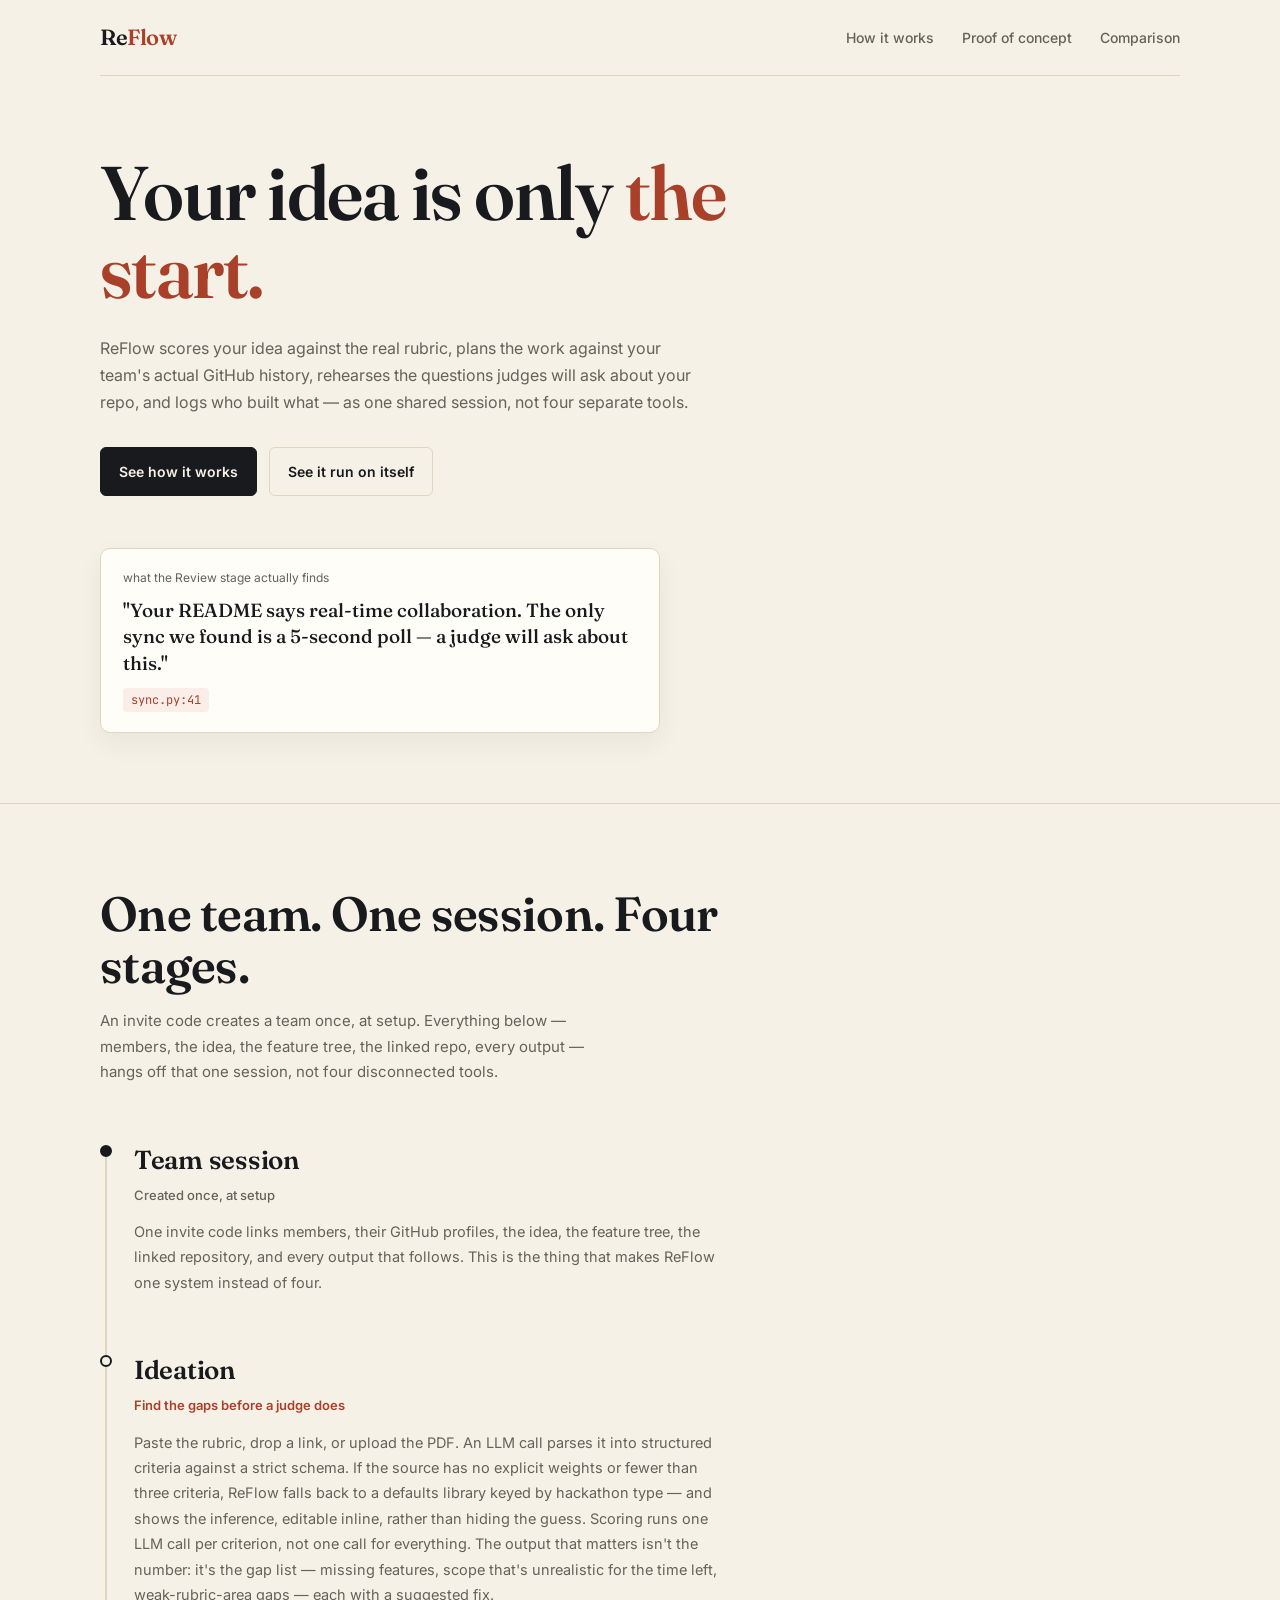
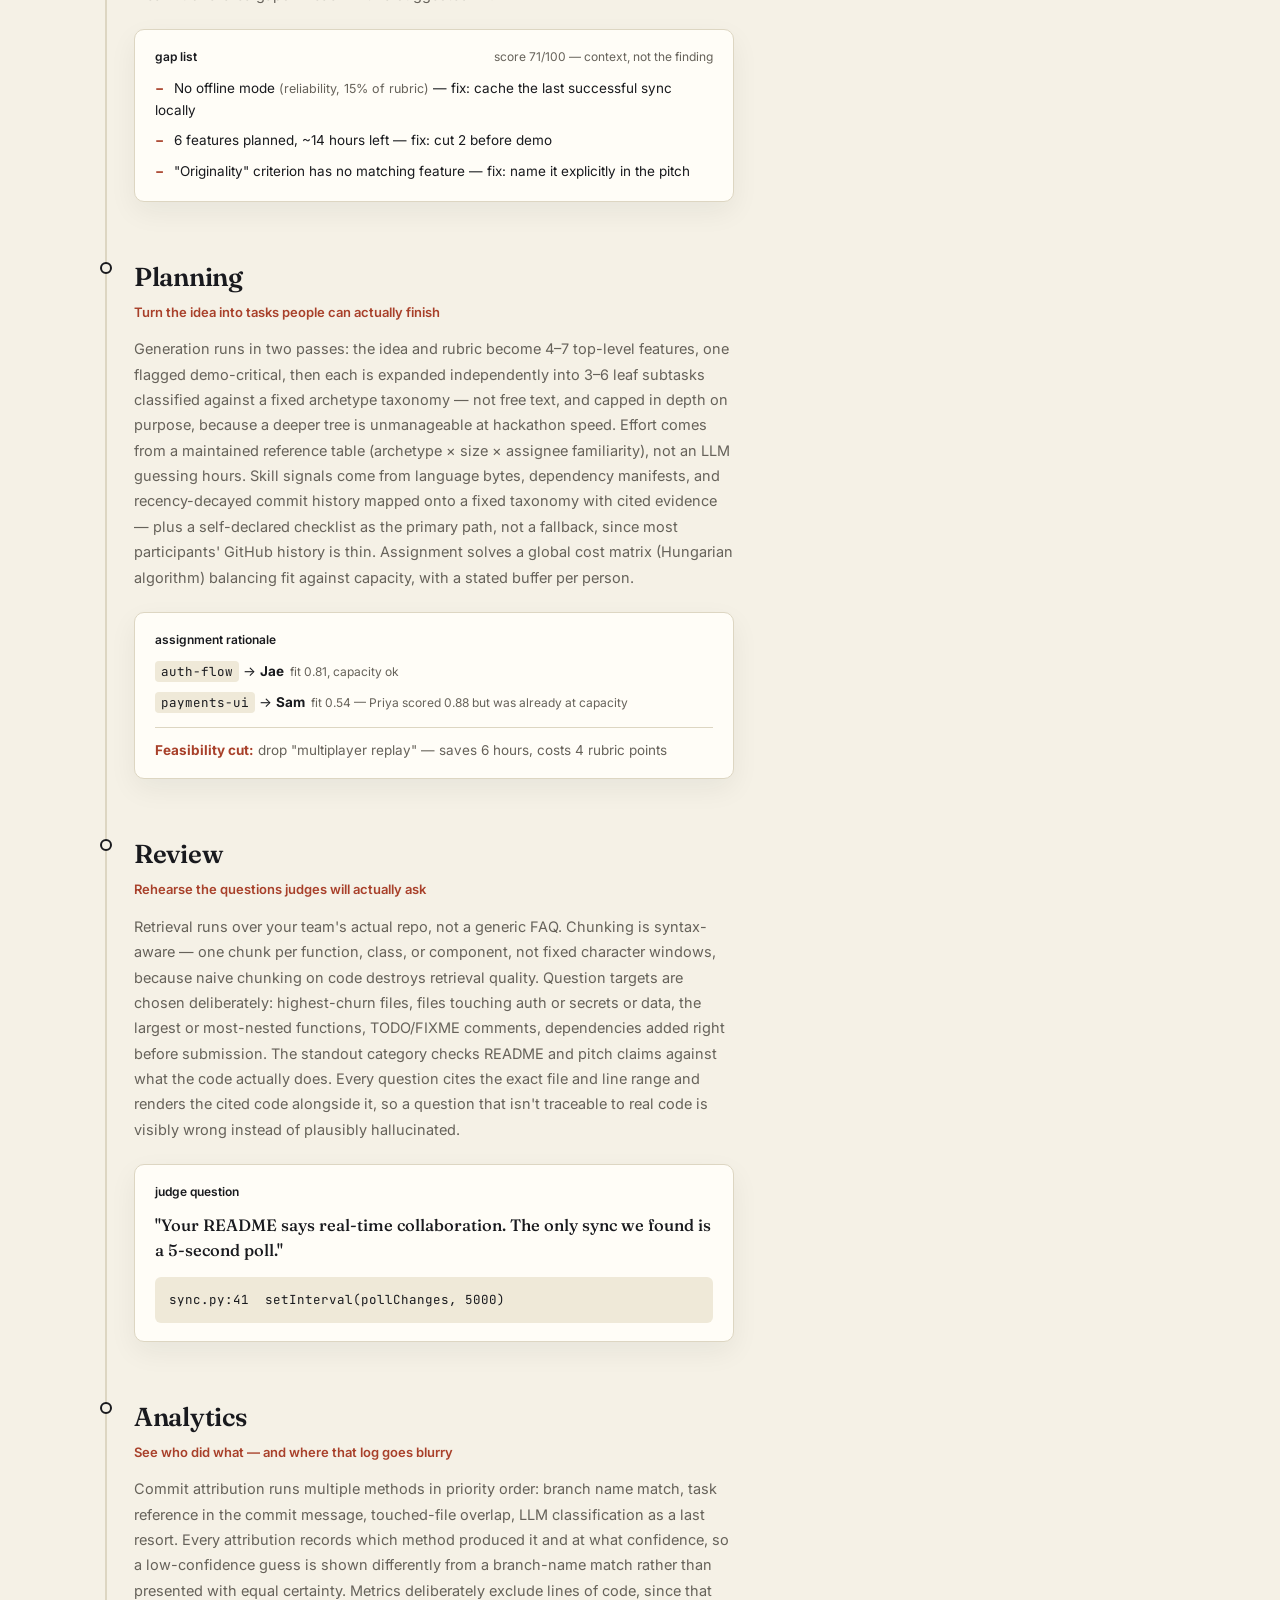
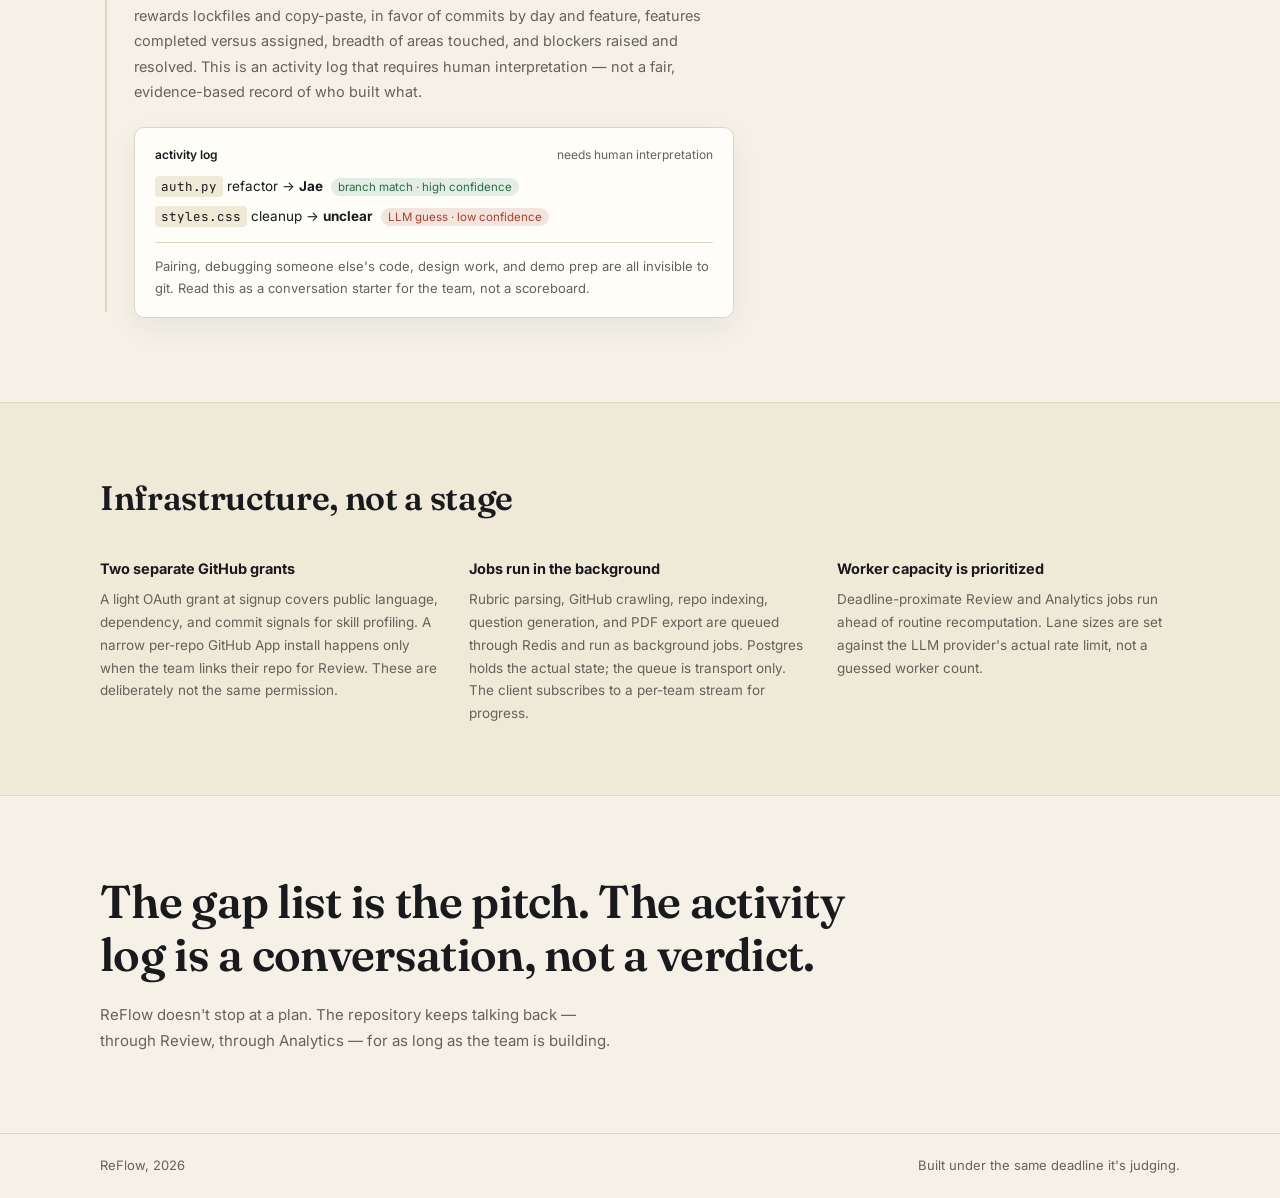
<file: index.html>
<!doctype html>
<html lang="en">
<head>
<meta charset="utf-8">
<meta name="viewport" content="width=device-width,initial-scale=1">
<title>ReFlow — from idea to judging</title>
<meta name="description" content="ReFlow scores your idea against the real rubric, plans work against your team's actual GitHub history, rehearses judge questions grounded in your repo, and logs who built what.">
<link rel="stylesheet" href="style.css">
</head>
<body>
<header class="wrap">
  <a class="logo" href="index.html">Re<span>Flow</span></a>
  <nav>
    <a href="#spine">How it works</a>
    <a href="product.html">Proof of concept</a>
    <a href="compare.html">Comparison</a>
  </nav>
</header>

<section class="hero">
  <div class="wrap">
    <h1>Your idea is only <em>the start.</em></h1>
    <p class="hero-copy">ReFlow scores your idea against the real rubric, plans the work against your team's actual GitHub history, rehearses the questions judges will ask about your repo, and logs who built what — as one shared session, not four separate tools.</p>
    <div class="actions">
      <a class="btn primary" href="#spine">See how it works</a>
      <a class="btn secondary" href="product.html">See it run on itself</a>
    </div>
    <div class="hero-proof">
      <span class="proof-label">what the Review stage actually finds</span>
      <p>"Your README says real-time collaboration. The only sync we found is a 5-second poll — a judge will ask about this."</p>
      <code>sync.py:41</code>
    </div>
  </div>
</section>

<section class="section" id="spine">
  <div class="wrap">
    <div class="section-intro">
      <h2>One team. One session. Four stages.</h2>
      <p>An invite code creates a team once, at setup. Everything below — members, the idea, the feature tree, the linked repo, every output — hangs off that one session, not four disconnected tools.</p>
    </div>

    <div class="spine">
      <div class="spine-line" aria-hidden="true"></div>

      <div class="node root">
        <div class="dot"></div>
        <div class="node-body">
          <h3>Team session</h3>
          <p class="stage-label">Created once, at setup</p>
          <p class="stage-copy">One invite code links members, their GitHub profiles, the idea, the feature tree, the linked repository, and every output that follows. This is the thing that makes ReFlow one system instead of four.</p>
        </div>
      </div>

      <div class="node stage">
        <div class="dot"></div>
        <div class="node-body">
          <h3>Ideation</h3>
          <p class="stage-label">Find the gaps before a judge does</p>
          <p class="stage-copy">Paste the rubric, drop a link, or upload the PDF. An LLM call parses it into structured criteria against a strict schema. If the source has no explicit weights or fewer than three criteria, ReFlow falls back to a defaults library keyed by hackathon type — and shows the inference, editable inline, rather than hiding the guess. Scoring runs one LLM call per criterion, not one call for everything. The output that matters isn't the number: it's the gap list — missing features, scope that's unrealistic for the time left, weak-rubric-area gaps — each with a suggested fix.</p>
          <div class="artifact gaplist">
            <div class="artifact-head">gap list <span>score 71/100 — context, not the finding</span></div>
            <ul>
              <li><b>&minus;</b> No offline mode <i>(reliability, 15% of rubric)</i> — fix: cache the last successful sync locally</li>
              <li><b>&minus;</b> 6 features planned, ~14 hours left — fix: cut 2 before demo</li>
              <li><b>&minus;</b> "Originality" criterion has no matching feature — fix: name it explicitly in the pitch</li>
            </ul>
          </div>
        </div>
      </div>

      <div class="node stage">
        <div class="dot"></div>
        <div class="node-body">
          <h3>Planning</h3>
          <p class="stage-label">Turn the idea into tasks people can actually finish</p>
          <p class="stage-copy">Generation runs in two passes: the idea and rubric become 4–7 top-level features, one flagged demo-critical, then each is expanded independently into 3–6 leaf subtasks classified against a fixed archetype taxonomy — not free text, and capped in depth on purpose, because a deeper tree is unmanageable at hackathon speed. Effort comes from a maintained reference table (archetype × size × assignee familiarity), not an LLM guessing hours. Skill signals come from language bytes, dependency manifests, and recency-decayed commit history mapped onto a fixed taxonomy with cited evidence — plus a self-declared checklist as the primary path, not a fallback, since most participants' GitHub history is thin. Assignment solves a global cost matrix (Hungarian algorithm) balancing fit against capacity, with a stated buffer per person.</p>
          <div class="artifact rationale">
            <div class="artifact-head">assignment rationale</div>
            <ul>
              <li><code>auth-flow</code> → <b>Jae</b><span class="fit">fit 0.81, capacity ok</span></li>
              <li><code>payments-ui</code> → <b>Sam</b><span class="fit">fit 0.54 — Priya scored 0.88 but was already at capacity</span></li>
            </ul>
            <div class="cutline"><b>Feasibility cut:</b> drop "multiplayer replay" — saves 6 hours, costs 4 rubric points</div>
          </div>
        </div>
      </div>

      <div class="node stage">
        <div class="dot"></div>
        <div class="node-body">
          <h3>Review</h3>
          <p class="stage-label">Rehearse the questions judges will actually ask</p>
          <p class="stage-copy">Retrieval runs over your team's actual repo, not a generic FAQ. Chunking is syntax-aware — one chunk per function, class, or component, not fixed character windows, because naive chunking on code destroys retrieval quality. Question targets are chosen deliberately: highest-churn files, files touching auth or secrets or data, the largest or most-nested functions, TODO/FIXME comments, dependencies added right before submission. The standout category checks README and pitch claims against what the code actually does. Every question cites the exact file and line range and renders the cited code alongside it, so a question that isn't traceable to real code is visibly wrong instead of plausibly hallucinated.</p>
          <div class="artifact citation">
            <div class="artifact-head">judge question</div>
            <p>"Your README says real-time collaboration. The only sync we found is a 5-second poll."</p>
            <pre><code>sync.py:41  setInterval(pollChanges, 5000)</code></pre>
          </div>
        </div>
      </div>

      <div class="node stage">
        <div class="dot"></div>
        <div class="node-body">
          <h3>Analytics</h3>
          <p class="stage-label">See who did what — and where that log goes blurry</p>
          <p class="stage-copy">Commit attribution runs multiple methods in priority order: branch name match, task reference in the commit message, touched-file overlap, LLM classification as a last resort. Every attribution records which method produced it and at what confidence, so a low-confidence guess is shown differently from a branch-name match rather than presented with equal certainty. Metrics deliberately exclude lines of code, since that rewards lockfiles and copy-paste, in favor of commits by day and feature, features completed versus assigned, breadth of areas touched, and blockers raised and resolved. This is an activity log that requires human interpretation — not a fair, evidence-based record of who built what.</p>
          <div class="artifact attribution">
            <div class="artifact-head">activity log <span>needs human interpretation</span></div>
            <ul>
              <li><code>auth.py</code> refactor → <b>Jae</b><span class="conf high">branch match · high confidence</span></li>
              <li><code>styles.css</code> cleanup → <b>unclear</b><span class="conf low">LLM guess · low confidence</span></li>
            </ul>
            <p class="caveat">Pairing, debugging someone else's code, design work, and demo prep are all invisible to git. Read this as a conversation starter for the team, not a scoreboard.</p>
          </div>
        </div>
      </div>
    </div>
  </div>
</section>

<section class="infra">
  <div class="wrap">
    <h2>Infrastructure, not a stage</h2>
    <div class="infra-grid">
      <div class="infra-item">
        <h4>Two separate GitHub grants</h4>
        <p>A light OAuth grant at signup covers public language, dependency, and commit signals for skill profiling. A narrow per-repo GitHub App install happens only when the team links their repo for Review. These are deliberately not the same permission.</p>
      </div>
      <div class="infra-item">
        <h4>Jobs run in the background</h4>
        <p>Rubric parsing, GitHub crawling, repo indexing, question generation, and PDF export are queued through Redis and run as background jobs. Postgres holds the actual state; the queue is transport only. The client subscribes to a per-team stream for progress.</p>
      </div>
      <div class="infra-item">
        <h4>Worker capacity is prioritized</h4>
        <p>Deadline-proximate Review and Analytics jobs run ahead of routine recomputation. Lane sizes are set against the LLM provider's actual rate limit, not a guessed worker count.</p>
      </div>
    </div>
  </div>
</section>

<section class="closing">
  <div class="wrap">
    <h2 class="serif">The gap list is the pitch. The activity log is a conversation, not a verdict.</h2>
    <p>ReFlow doesn't stop at a plan. The repository keeps talking back — through Review, through Analytics — for as long as the team is building.</p>
  </div>
</section>

<footer><div class="wrap"><span>ReFlow, 2026</span><span>Built under the same deadline it's judging.</span></div></footer>

<script>
(function(){
  var line = document.querySelector('.spine-line');
  var spine = document.querySelector('.spine');
  if(!line || !spine) return;
  var reduced = window.matchMedia('(prefers-reduced-motion: reduce)').matches;
  if(reduced){ line.style.setProperty('--progress','100%'); return; }
  function update(){
    var rect = spine.getBoundingClientRect();
    var vh = window.innerHeight;
    var total = rect.height;
    var visible = Math.min(Math.max(vh*0.55 - rect.top, 0), total);
    var pct = total ? (visible/total*100) : 0;
    line.style.setProperty('--progress', pct+'%');
  }
  document.addEventListener('scroll', update, {passive:true});
  window.addEventListener('resize', update);
  update();
})();
</script>
</body>
</html>
</file>
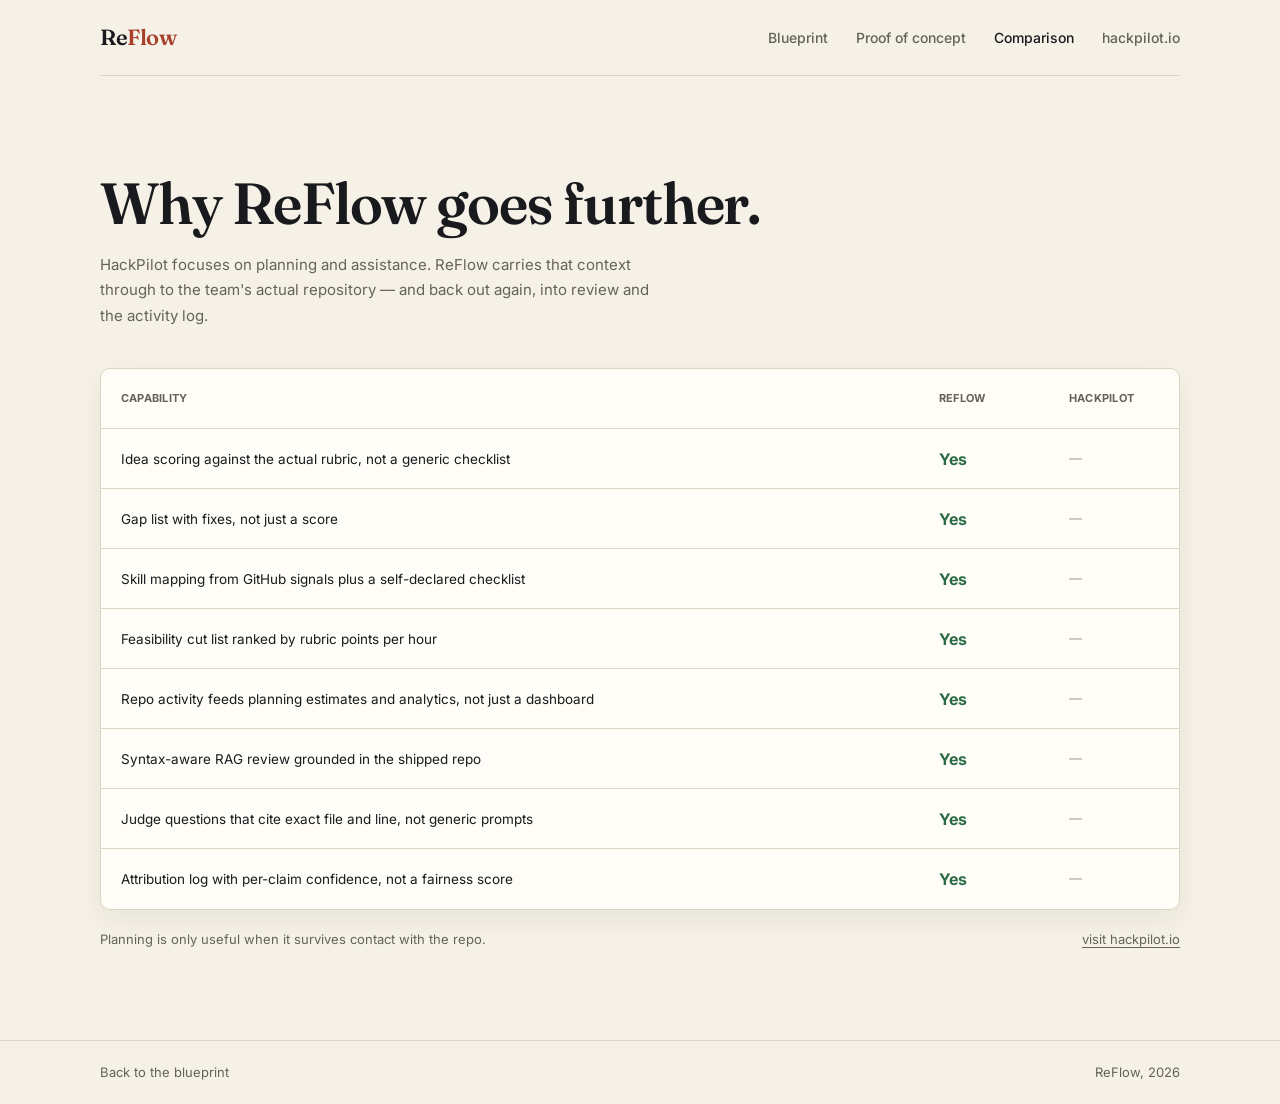
<file: compare.html>
<!doctype html>
<html lang="en">
<head>
<meta charset="utf-8">
<meta name="viewport" content="width=device-width,initial-scale=1">
<title>ReFlow — comparison</title>
<link rel="stylesheet" href="style.css">
</head>
<body>
<header class="wrap">
  <a class="logo" href="index.html">Re<span>Flow</span></a>
  <nav>
    <a href="index.html">Blueprint</a>
    <a href="product.html">Proof of concept</a>
    <a href="compare.html" class="active">Comparison</a>
    <a href="https://www.hackpilot.io/" target="_blank" rel="noopener">hackpilot.io</a>
  </nav>
</header>

<section class="section compare-head">
  <div class="wrap">
    <h1 class="serif">Why ReFlow goes further.</h1>
    <p>HackPilot focuses on planning and assistance. ReFlow carries that context through to the team's actual repository — and back out again, into review and the activity log.</p>
  </div>
</section>

<section class="wrap" style="padding-bottom:90px">
  <div class="table">
    <div class="row">
      <div class="head">CAPABILITY</div>
      <div class="head">REFLOW</div>
      <div class="head">HACKPILOT</div>
    </div>
    <div class="row">
      <div class="feature">Idea scoring against the actual rubric, not a generic checklist</div>
      <div class="reflow yes">Yes</div>
      <div class="other">&mdash;</div>
    </div>
    <div class="row">
      <div class="feature">Gap list with fixes, not just a score</div>
      <div class="reflow yes">Yes</div>
      <div class="other">&mdash;</div>
    </div>
    <div class="row">
      <div class="feature">Skill mapping from GitHub signals plus a self-declared checklist</div>
      <div class="reflow yes">Yes</div>
      <div class="other">&mdash;</div>
    </div>
    <div class="row">
      <div class="feature">Feasibility cut list ranked by rubric points per hour</div>
      <div class="reflow yes">Yes</div>
      <div class="other">&mdash;</div>
    </div>
    <div class="row">
      <div class="feature">Repo activity feeds planning estimates and analytics, not just a dashboard</div>
      <div class="reflow yes">Yes</div>
      <div class="other">&mdash;</div>
    </div>
    <div class="row">
      <div class="feature">Syntax-aware RAG review grounded in the shipped repo</div>
      <div class="reflow yes">Yes</div>
      <div class="other">&mdash;</div>
    </div>
    <div class="row">
      <div class="feature">Judge questions that cite exact file and line, not generic prompts</div>
      <div class="reflow yes">Yes</div>
      <div class="other">&mdash;</div>
    </div>
    <div class="row">
      <div class="feature">Attribution log with per-claim confidence, not a fairness score</div>
      <div class="reflow yes">Yes</div>
      <div class="other">&mdash;</div>
    </div>
  </div>
  <div class="compare-note">
    <span>Planning is only useful when it survives contact with the repo.</span>
    <a href="https://www.hackpilot.io/" target="_blank" rel="noopener">visit hackpilot.io</a>
  </div>
</section>

<footer><div class="wrap"><a href="index.html">Back to the blueprint</a><span>ReFlow, 2026</span></div></footer>
</body>
</html>
</file>
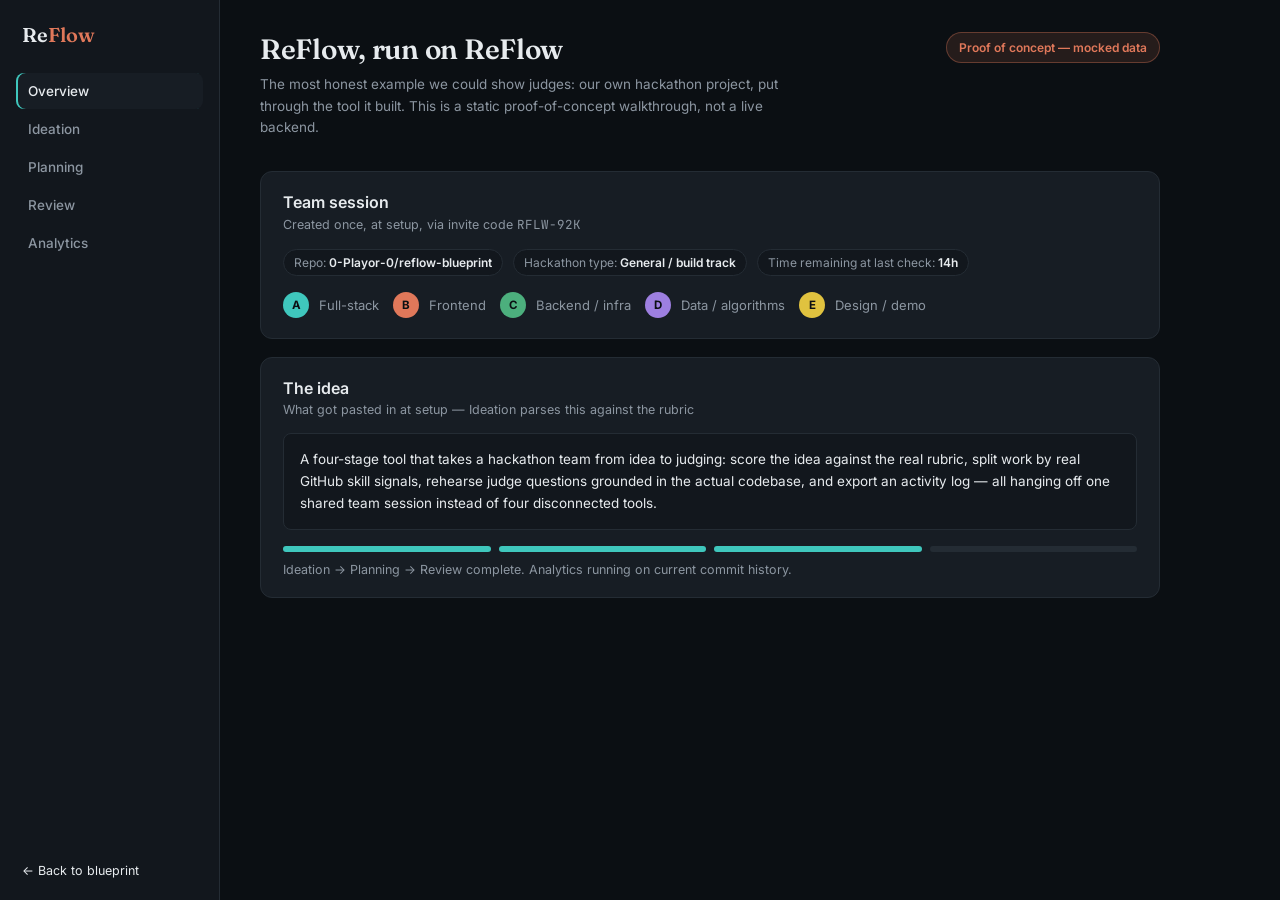
<file: product.html>
<!doctype html>
<html lang="en">
<head>
<meta charset="utf-8">
<meta name="viewport" content="width=device-width,initial-scale=1">
<title>ReFlow — proof of concept</title>
<link rel="stylesheet" href="product.css">
</head>
<body class="app">
<div class="app-shell">
  <aside class="app-sidebar">
    <div class="app-logo">Re<span>Flow</span></div>
    <nav class="app-nav">
      <button data-tab="overview" class="active" type="button">Overview</button>
      <button data-tab="ideation" type="button">Ideation</button>
      <button data-tab="planning" type="button">Planning</button>
      <button data-tab="review" type="button">Review</button>
      <button data-tab="analytics" type="button">Analytics</button>
    </nav>
    <a class="app-back" href="index.html">&larr; Back to blueprint</a>
  </aside>

  <main class="app-main">
    <div class="app-topbar">
      <div>
        <h1>ReFlow, run on ReFlow</h1>
        <p>The most honest example we could show judges: our own hackathon project, put through the tool it built. This is a static proof-of-concept walkthrough, not a live backend.</p>
      </div>
      <span class="poc-badge">Proof of concept — mocked data</span>
    </div>

    <section id="tab-overview" class="tab active">
      <div class="card">
        <h2>Team session</h2>
        <p class="card-sub">Created once, at setup, via invite code <span class="mono">RFLW-92K</span></p>
        <div class="session-meta">
          <span class="pill">Repo: <b>0-Playor-0/reflow-blueprint</b></span>
          <span class="pill">Hackathon type: <b>General / build track</b></span>
          <span class="pill">Time remaining at last check: <b>14h</b></span>
        </div>
        <div class="members">
          <div class="member"><span class="avatar person-a">A</span>Full-stack</div>
          <div class="member"><span class="avatar person-b">B</span>Frontend</div>
          <div class="member"><span class="avatar person-c">C</span>Backend / infra</div>
          <div class="member"><span class="avatar person-d">D</span>Data / algorithms</div>
          <div class="member"><span class="avatar person-e">E</span>Design / demo</div>
        </div>
      </div>

      <div class="card">
        <h2>The idea</h2>
        <p class="card-sub">What got pasted in at setup — Ideation parses this against the rubric</p>
        <div class="idea-box">A four-stage tool that takes a hackathon team from idea to judging: score the idea against the real rubric, split work by real GitHub skill signals, rehearse judge questions grounded in the actual codebase, and export an activity log — all hanging off one shared team session instead of four disconnected tools.</div>
        <div class="stage-progress" aria-hidden="true">
          <span class="done"></span><span class="done"></span><span class="done"></span><span></span>
        </div>
        <p class="card-sub" style="margin:10px 0 0">Ideation → Planning → Review complete. Analytics running on current commit history.</p>
      </div>
    </section>

    <section id="tab-ideation" class="tab">
      <div class="card">
        <h2>Rubric</h2>
        <p class="card-sub">Source: pasted text, no explicit weights on 2 of 5 criteria — inferred from the "general build track" defaults library, shown here editable</p>
        <table class="rubric-table">
          <thead><tr><th>Criterion</th><th>Weight</th><th>Source</th></tr></thead>
          <tbody>
            <tr><td>Technical execution</td><td>30%</td><td><span class="tag">from rubric</span></td></tr>
            <tr><td>Innovation</td><td>25%</td><td><span class="tag">from rubric</span></td></tr>
            <tr><td>Impact / usefulness</td><td>20%</td><td><span class="tag inferred">inferred</span></td></tr>
            <tr><td>Presentation</td><td>15%</td><td><span class="tag inferred">inferred</span></td></tr>
            <tr><td>Completion</td><td>10%</td><td><span class="tag">from rubric</span></td></tr>
          </tbody>
        </table>
      </div>

      <div class="card">
        <h2>Gap list</h2>
        <p class="card-sub">The primary output — the score below is context, not the finding</p>
        <ul class="gap-list">
          <li><b>&minus;</b> No automated tests around the Hungarian-algorithm assignment step <i>(technical execution)</i> — fix: add unit tests before demo, or say so plainly if asked</li>
          <li><b>&minus;</b> Analytics confidence badges on this page are mocked, not wired to real git history yet <i>(completion)</i> — fix: label this page as proof of concept, which it is</li>
          <li><b>&minus;</b> Background job priority lanes described in the pitch haven't been load-tested <i>(technical execution)</i> — fix: note it as a known limitation rather than overclaiming</li>
        </ul>
        <div class="score-note">Score: 74 / 100 — for context. The gap list above is what we'd actually act on before demo.</div>
      </div>
    </section>

    <section id="tab-planning" class="tab">
      <div class="card">
        <div class="card-head-row">
          <div>
            <h2>Feature tree</h2>
            <p class="card-sub">4–7 top-level features, one demo-critical, each branching into leaf subtasks assigned across the team</p>
          </div>
          <div class="legend">
            <span><i class="avatar person-a">A</i>Full-stack</span>
            <span><i class="avatar person-b">B</i>Frontend</span>
            <span><i class="avatar person-c">C</i>Backend</span>
            <span><i class="avatar person-d">D</i>Data</span>
            <span><i class="avatar person-e">E</i>Design</span>
          </div>
        </div>

        <div class="tree-diagram">
          <div class="tree-root">The idea</div>
          <div class="tree-trunk" aria-hidden="true"></div>
          <div class="tree-branches">

            <div class="branch">
              <div class="branch-feature">Rubric ingestion &amp; scoring <span class="demo-critical">demo-critical</span></div>
              <div class="branch-leaves">
                <div class="leaf"><i class="avatar person-a">A</i><span class="leaf-body">Parse pasted / URL / PDF rubric<em class="archetype">parsing</em></span></div>
                <div class="leaf"><i class="avatar person-c">C</i><span class="leaf-body">Structured extraction vs. schema<em class="archetype">LLM</em></span></div>
                <div class="leaf"><i class="avatar person-b">B</i><span class="leaf-body">Defaults-library fallback<em class="archetype">data</em></span></div>
                <div class="leaf"><i class="avatar person-a">A</i><span class="leaf-body">Per-criterion scoring calls<em class="archetype">LLM</em></span></div>
              </div>
            </div>

            <div class="branch">
              <div class="branch-feature">Feature tree generation</div>
              <div class="branch-leaves">
                <div class="leaf"><i class="avatar person-d">D</i><span class="leaf-body">Two-pass idea → features → subtasks<em class="archetype">LLM</em></span></div>
                <div class="leaf"><i class="avatar person-b">B</i><span class="leaf-body">Archetype classification, depth capped<em class="archetype">data</em></span></div>
              </div>
            </div>

            <div class="branch">
              <div class="branch-feature">GitHub skill mapping</div>
              <div class="branch-leaves">
                <div class="leaf"><i class="avatar person-e">E</i><span class="leaf-body">Language bytes + dependency manifests<em class="archetype">integration</em></span></div>
                <div class="leaf"><i class="avatar person-c">C</i><span class="leaf-body">Recency-decayed commit history<em class="archetype">data</em></span></div>
                <div class="leaf"><i class="avatar person-a">A</i><span class="leaf-body">Self-declared checklist (primary path)<em class="archetype">UI</em></span></div>
              </div>
            </div>

            <div class="branch">
              <div class="branch-feature">Task assignment</div>
              <div class="branch-leaves">
                <div class="leaf"><i class="avatar person-d">D</i><span class="leaf-body">Hungarian-algorithm cost matrix<em class="archetype">algorithm</em></span></div>
                <div class="leaf"><i class="avatar person-d">D</i><span class="leaf-body">Per-person capacity buffer<em class="archetype">algorithm</em></span></div>
                <div class="leaf"><i class="avatar person-b">B</i><span class="leaf-body">One-line rationale per assignment<em class="archetype">UI</em></span></div>
              </div>
            </div>

            <div class="branch">
              <div class="branch-feature">Repo-grounded review <span class="demo-critical">demo-critical</span></div>
              <div class="branch-leaves">
                <div class="leaf"><i class="avatar person-e">E</i><span class="leaf-body">Syntax-aware chunking<em class="archetype">parsing</em></span></div>
                <div class="leaf"><i class="avatar person-c">C</i><span class="leaf-body">Deliberate question targeting<em class="archetype">algorithm</em></span></div>
                <div class="leaf"><i class="avatar person-a">A</i><span class="leaf-body">README-vs-code claim checking<em class="archetype">LLM</em></span></div>
              </div>
            </div>

            <div class="branch">
              <div class="branch-feature">Attribution &amp; analytics</div>
              <div class="branch-leaves">
                <div class="leaf"><i class="avatar person-e">E</i><span class="leaf-body">Multi-method attribution<em class="archetype">algorithm</em></span></div>
                <div class="leaf"><i class="avatar person-b">B</i><span class="leaf-body">Confidence tagging per attribution<em class="archetype">data</em></span></div>
                <div class="leaf"><i class="avatar person-c">C</i><span class="leaf-body">"Needs interpretation" framing<em class="archetype">UI</em></span></div>
              </div>
            </div>

          </div>
        </div>
      </div>

      <div class="card rationale">
        <h2>Assignment rationale</h2>
        <ul>
          <li><code>repo-grounded review</code> → <i class="avatar person-a">A</i><span class="fit">fit 0.86, capacity ok</span></li>
          <li><code>feature tree generation</code> → <i class="avatar person-d">D</i><span class="fit">fit 0.52 — C scored 0.79 but was already at capacity on infra</span></li>
          <li><code>attribution &amp; analytics</code> → <i class="avatar person-e">E</i><span class="fit">fit 0.71, capacity ok</span></li>
        </ul>
        <div class="cutline"><b>Feasibility cut:</b> drop a planned "PDF export theming" pass — saves 3 hours, costs 2 rubric points on presentation</div>
      </div>
    </section>

    <section id="tab-review" class="tab">
      <div class="card">
        <h2>Judge questions</h2>
        <p class="card-sub">Generated against this repo's actual files — every question cites where it came from</p>
        <div class="question">
          <p>"Your comparison table calls the review syntax-aware — where's the tree-sitter integration in this repo?"</p>
          <pre><code>README.md:1  # reflo-blueprint</code></pre>
        </div>
        <div class="question">
          <p>"The hero example — the 5-second-poll finding — is that from a real run of Review, or a mockup?"</p>
          <pre><code>index.html:28  what the Review stage actually finds</code></pre>
        </div>
        <div class="question">
          <p>"This page labels itself a proof of concept in three places — what's actually wired up versus described?"</p>
          <pre><code>product.html:24  Proof of concept — mocked data</code></pre>
        </div>
      </div>
    </section>

    <section id="tab-analytics" class="tab">
      <div class="card">
        <h2>Activity log</h2>
        <p class="card-sub">Needs human interpretation — not a fairness score</p>
        <ul class="attribution-list">
          <li><code>style.css</code> token system → <i class="avatar person-c">C</i><span class="conf high">branch match · high confidence</span></li>
          <li><code>product.html</code> mockup → <i class="avatar person-b">B</i><span class="conf high">task reference in commit · high confidence</span></li>
          <li><code>compare.html</code> copy pass → <b>unclear</b><span class="conf low">LLM classification · low confidence</span></li>
        </ul>
        <p class="caveat">Pairing, debugging someone else's code, design decisions made out loud, and demo rehearsal don't show up here. Treat this as a conversation starter for the team, not a scoreboard — same as it would be for any team using ReFlow for real.</p>
      </div>
    </section>
  </main>
</div>

<script>
document.querySelectorAll('.app-nav button').forEach(function(btn){
  btn.addEventListener('click', function(){
    document.querySelectorAll('.app-nav button').forEach(function(b){ b.classList.remove('active'); });
    document.querySelectorAll('.tab').forEach(function(t){ t.classList.remove('active'); });
    btn.classList.add('active');
    document.getElementById('tab-'+btn.dataset.tab).classList.add('active');
  });
});
</script>
</body>
</html>
</file>
<file: style.css>
@import url("https://fonts.googleapis.com/css2?family=Fraunces:opsz,wght@9..144,500;9..144,600&family=Inter:wght@400;500;600;700&family=JetBrains+Mono:wght@400;500&display=swap");

:root{
  --paper:#f5f1e6;
  --ink:#191a1e;
  --muted:#66625a;
  --line:#ddd6c2;
  --add:#2c6b45;
  --flag:#a8402a;
  --shadow:0 10px 28px rgba(25,26,30,.06);
}

*{box-sizing:border-box}
html{scroll-behavior:smooth}
@media (prefers-reduced-motion:reduce){html{scroll-behavior:auto}}
body{margin:0;background:var(--paper);color:var(--ink);font-family:Inter,Arial,sans-serif;-webkit-font-smoothing:antialiased;font-size:16px;line-height:1.5}
a{color:inherit;text-decoration:none}
.wrap{width:min(1080px,calc(100% - 48px));margin:auto}
.serif{font-family:Fraunces,serif}
code,.mono{font-family:"JetBrains Mono",monospace}
:focus-visible{outline:2px solid var(--ink);outline-offset:3px;border-radius:2px}

/* header */
header{height:76px;border-bottom:1px solid var(--line);display:flex;align-items:center;justify-content:space-between}
.logo{font-family:Fraunces,serif;font-size:22px;font-weight:600;letter-spacing:-.02em}
.logo span{color:var(--flag)}
nav{display:flex;gap:28px;align-items:center}
nav a{font-size:14px;color:var(--muted);font-weight:500}
nav a:hover,nav a.active{color:var(--ink)}

/* hero */
.hero{padding:78px 0 70px;border-bottom:1px solid var(--line)}
.hero h1{margin:0;max-width:780px;font-family:Fraunces,serif;font-size:clamp(42px,7vw,76px);line-height:1.02;letter-spacing:-.02em;font-weight:600}
.hero h1 em{color:var(--flag);font-style:normal}
.hero-copy{max-width:600px;margin:26px 0 0;color:var(--muted);font-size:16px;line-height:1.7}
.actions{display:flex;flex-wrap:wrap;gap:12px;margin-top:30px}
.btn{display:inline-flex;padding:13px 18px;border:1px solid var(--ink);border-radius:6px;font-size:14px;font-weight:600}
.btn.primary{background:var(--ink);color:var(--paper)}
.btn.secondary{background:transparent;border-color:var(--line);color:var(--ink)}
.btn.secondary:hover{border-color:var(--ink)}

.hero-proof{margin-top:52px;max-width:560px;padding:20px 22px;border:1px solid var(--line);border-radius:10px;background:#fffdf7;box-shadow:var(--shadow)}
.proof-label{display:block;font-size:12px;color:var(--muted);margin-bottom:10px}
.hero-proof p{margin:0;font-family:Fraunces,serif;font-size:19px;line-height:1.4;font-weight:500}
.hero-proof code{display:inline-block;margin-top:12px;font-size:12px;color:var(--flag);background:#fbeee9;padding:3px 8px;border-radius:4px}

/* generic section */
.section{padding:84px 0}
.section-intro{max-width:640px}
.section-intro h2{margin:0;font-family:Fraunces,serif;font-size:clamp(32px,4.5vw,48px);line-height:1.08;letter-spacing:-.015em;font-weight:600}
.section-intro p{max-width:520px;margin:16px 0 0;color:var(--muted);font-size:15px;line-height:1.7}

/* spine */
.spine{position:relative;margin-top:56px;padding-left:34px}
.spine-line{position:absolute;left:5px;top:6px;bottom:6px;width:2px;background:var(--line)}
.spine-line::after{content:"";position:absolute;left:0;top:0;width:100%;height:var(--progress,0%);background:var(--ink)}
.node{position:relative;padding-bottom:56px}
.node:last-child{padding-bottom:0}
.dot{position:absolute;left:-34px;top:4px;width:12px;height:12px;border-radius:50%;background:var(--paper);border:2px solid var(--ink)}
.node.root .dot{background:var(--ink)}
.node-body h3{margin:0;font-family:Fraunces,serif;font-size:26px;letter-spacing:-.01em;font-weight:600}
.stage-label{margin:6px 0 0;color:var(--flag);font-size:13px;font-weight:600}
.node.root .stage-label{color:var(--muted);font-weight:500}
.stage-copy{max-width:600px;margin:14px 0 0;color:var(--muted);font-size:14.5px;line-height:1.75}

/* artifacts — each stage gets a distinct internal shape */
.artifact{margin-top:22px;max-width:600px;border:1px solid var(--line);border-radius:10px;background:#fffdf7;box-shadow:var(--shadow);padding:18px 20px}
.artifact-head{display:flex;justify-content:space-between;align-items:baseline;gap:12px;font-size:12px;font-weight:600;color:var(--ink);margin-bottom:12px;text-transform:none}
.artifact-head span{color:var(--muted);font-weight:400;font-size:12px}
.artifact ul{list-style:none;margin:0;padding:0;display:flex;flex-direction:column;gap:9px}
.artifact li{font-size:13.5px;line-height:1.6;color:var(--ink)}
.artifact li i{color:var(--muted);font-style:normal;font-size:12.5px}

.gaplist li b{color:var(--flag);margin-right:6px;font-weight:700}

.rationale code{font-size:12.5px;background:#efe9d8;padding:2px 6px;border-radius:4px;color:var(--ink)}
.rationale .fit{margin-left:6px;font-size:12px;color:var(--muted)}
.cutline{margin-top:14px;padding-top:12px;border-top:1px solid var(--line);font-size:13.5px;color:var(--muted)}
.cutline b{color:var(--flag)}

.citation p{margin:0 0 14px;font-family:Fraunces,serif;font-size:16.5px;line-height:1.5;font-weight:500}
.citation pre{margin:0;padding:11px 14px;background:#efe9d8;border-radius:6px;overflow-x:auto}
.citation code{font-size:12.5px;color:var(--ink)}

.attribution code{font-size:12.5px;background:#efe9d8;padding:2px 6px;border-radius:4px}
.attribution .conf{margin-left:8px;font-size:11.5px;padding:2px 7px;border-radius:20px;white-space:nowrap}
.conf.high{color:var(--add);background:#e2ede4}
.conf.low{color:var(--flag);background:#f4e4de}
.caveat{margin:14px 0 0;padding-top:12px;border-top:1px solid var(--line);font-size:13px;line-height:1.7;color:var(--muted)}

/* infra */
.infra{padding:70px 0;border-top:1px solid var(--line);background:#efe9d8}
.infra h2{margin:0 0 34px;font-family:Fraunces,serif;font-size:clamp(26px,3.5vw,34px);letter-spacing:-.01em;font-weight:600}
.infra-grid{display:grid;grid-template-columns:repeat(3,1fr);gap:26px}
.infra-item h4{margin:0 0 8px;font-size:14.5px;font-weight:700}
.infra-item p{margin:0;color:var(--muted);font-size:13.5px;line-height:1.7}

/* closing */
.closing{padding:80px 0;border-top:1px solid var(--line)}
.closing h2{margin:0;max-width:760px;font-family:Fraunces,serif;font-size:clamp(30px,4.5vw,46px);line-height:1.15;letter-spacing:-.015em;font-weight:600}
.closing p{max-width:520px;margin:20px 0 0;color:var(--muted);font-size:15px;line-height:1.7}

footer{border-top:1px solid var(--line);padding:22px 0;color:var(--muted);font-size:13px}
footer .wrap{display:flex;justify-content:space-between;flex-wrap:wrap;gap:8px}

/* compare page */
.compare-head{padding-bottom:40px}
.compare-head h1{margin:14px 0 0;font-family:Fraunces,serif;font-size:clamp(36px,5.5vw,58px);line-height:1.03;letter-spacing:-.02em;font-weight:600}
.compare-head p{max-width:560px;margin:18px 0 0;color:var(--muted);font-size:15px;line-height:1.7}
.table{border:1px solid var(--line);border-radius:10px;overflow:hidden;background:#fffdf7;box-shadow:var(--shadow);margin-bottom:20px}
.row{display:grid;grid-template-columns:minmax(0,1fr) 130px 130px;min-height:60px;align-items:center;border-bottom:1px solid var(--line)}
.row:last-child{border:0}
.row>div{padding:0 20px}
.head{font-size:11px;font-weight:700;color:var(--muted);letter-spacing:.02em}
.feature{font-size:13.5px;color:var(--ink)}
.reflow{font-size:16px;font-weight:700}
.yes{color:var(--add)}
.other{color:#a69d8f;font-size:13px}
.compare-note{display:flex;justify-content:space-between;flex-wrap:wrap;gap:8px;color:var(--muted);font-size:13px}
.compare-note a{text-decoration:underline;text-underline-offset:3px}

@media(max-width:760px){
  .wrap{width:calc(100% - 30px)}
  nav{gap:16px}
  .infra-grid{grid-template-columns:1fr;gap:28px}
  .row{grid-template-columns:minmax(0,1fr) 60px 70px}
  .row>div{padding:0 10px}
  .compare-note{display:block}
}
</file>
<file: product.css>
@import url("https://fonts.googleapis.com/css2?family=Fraunces:opsz,wght@9..144,500;9..144,600&family=Inter:wght@400;500;600;700&family=JetBrains+Mono:wght@400;500&display=swap");

:root{
  --app-bg:#0b0f13;
  --app-panel:#12171d;
  --app-raised:#171d24;
  --app-line:#242c34;
  --app-text:#e7ebee;
  --app-muted:#8c96a1;
  --app-teal:#3fc7bd;
  --app-add:#4caf7d;
  --app-flag:#e0785a;
  --person-a:#3fc7bd;
  --person-b:#e0785a;
  --person-c:#4caf7d;
  --person-d:#9d7fe0;
  --person-e:#e0c23f;
}

*{box-sizing:border-box}
body.app{margin:0;background:var(--app-bg);color:var(--app-text);font-family:Inter,Arial,sans-serif;-webkit-font-smoothing:antialiased;font-size:14.5px}
.app a{color:inherit;text-decoration:none}
.app code,.app .mono{font-family:"JetBrains Mono",monospace}
:focus-visible{outline:2px solid var(--app-teal);outline-offset:2px;border-radius:3px}

.app-shell{display:flex;min-height:100vh}

.app-sidebar{width:220px;flex:none;background:var(--app-panel);border-right:1px solid var(--app-line);padding:22px 16px;display:flex;flex-direction:column;gap:26px}
.app-logo{font-family:Fraunces,serif;font-size:20px;font-weight:600;padding:0 6px}
.app-logo span{color:var(--app-flag)}
.app-nav{display:flex;flex-direction:column;gap:2px}
.app-nav button{all:unset;cursor:pointer;padding:10px 12px;border-radius:8px;font-size:13.5px;font-weight:500;color:var(--app-muted)}
.app-nav button:hover{background:var(--app-raised);color:var(--app-text)}
.app-nav button.active{background:var(--app-raised);color:var(--app-text);box-shadow:inset 2px 0 0 var(--app-teal)}
.app-back{margin-top:auto;font-size:12.5px;color:var(--app-muted);padding:0 6px}
.app-back:hover{color:var(--app-text)}

.app-main{flex:1;padding:32px 40px 60px;max-width:980px}
.app-topbar{display:flex;justify-content:space-between;align-items:flex-start;gap:24px;flex-wrap:wrap;margin-bottom:32px}
.app-topbar h1{margin:0;font-family:Fraunces,serif;font-size:28px;font-weight:600;letter-spacing:-.01em}
.app-topbar p{margin:8px 0 0;max-width:520px;color:var(--app-muted);font-size:13.5px;line-height:1.6}
.poc-badge{white-space:nowrap;font-size:12px;font-weight:600;color:var(--app-flag);background:rgba(224,120,90,.12);border:1px solid rgba(224,120,90,.35);padding:7px 12px;border-radius:20px}

.tab{display:none}
.tab.active{display:block}

.card{background:var(--app-raised);border:1px solid var(--app-line);border-radius:12px;padding:20px 22px;margin-bottom:18px}
.card h2{margin:0 0 4px;font-size:16px;font-weight:600}
.card .card-sub{margin:0 0 16px;color:var(--app-muted);font-size:12.5px}
.grid-2{display:grid;grid-template-columns:1fr 1fr;gap:18px}
.grid-3{display:grid;grid-template-columns:repeat(3,1fr);gap:18px}

/* overview */
.session-meta{display:flex;flex-wrap:wrap;gap:10px;margin-bottom:16px}
.pill{font-size:12px;padding:5px 10px;border-radius:20px;background:var(--app-panel);border:1px solid var(--app-line);color:var(--app-muted)}
.pill b{color:var(--app-text);font-weight:600}
.members{display:flex;gap:14px;flex-wrap:wrap}
.member{display:flex;align-items:center;gap:8px;font-size:13px;color:var(--app-muted)}
.avatar{width:26px;height:26px;border-radius:50%;display:inline-grid;place-items:center;font-size:11.5px;font-weight:700;font-style:normal;color:#0b0f13;flex:none;vertical-align:middle;margin-right:2px}
.person-a{background:var(--person-a)}
.person-b{background:var(--person-b)}
.person-c{background:var(--person-c)}
.person-d{background:var(--person-d)}
.person-e{background:var(--person-e)}
.idea-box{background:var(--app-panel);border:1px solid var(--app-line);border-radius:8px;padding:14px 16px;font-size:13.5px;line-height:1.65;color:var(--app-text)}
.stage-progress{display:flex;gap:8px;margin-top:16px}
.stage-progress span{flex:1;height:6px;border-radius:4px;background:var(--app-line)}
.stage-progress span.done{background:var(--app-teal)}

/* rubric table */
.rubric-table{width:100%;border-collapse:collapse;font-size:13px}
.rubric-table th{text-align:left;color:var(--app-muted);font-weight:500;font-size:11.5px;padding:8px 10px;border-bottom:1px solid var(--app-line)}
.rubric-table td{padding:10px;border-bottom:1px solid var(--app-line)}
.rubric-table tr:last-child td{border-bottom:0}
.tag{font-size:10.5px;padding:2px 7px;border-radius:20px;background:rgba(63,199,189,.15);color:var(--app-teal)}
.tag.inferred{background:rgba(224,120,90,.15);color:var(--app-flag)}

.gap-list{list-style:none;margin:0;padding:0;display:flex;flex-direction:column;gap:10px}
.gap-list li{font-size:13px;line-height:1.6}
.gap-list b{color:var(--app-flag);margin-right:6px}
.score-note{margin-top:14px;padding-top:12px;border-top:1px solid var(--app-line);font-size:12.5px;color:var(--app-muted)}

/* feature tree */
.card-head-row{display:flex;justify-content:space-between;align-items:flex-end;gap:20px;flex-wrap:wrap;margin-bottom:4px}
.card-head-row .card-sub{margin-bottom:0}
.legend{display:flex;gap:14px;flex-wrap:wrap}
.legend span{display:flex;align-items:center;gap:6px;font-size:11.5px;color:var(--app-muted)}

.demo-critical{font-size:10px;font-weight:700;color:#0b0f13;background:var(--app-teal);padding:2px 7px;border-radius:20px}
.archetype{display:block;margin-top:3px;font-size:10px;font-style:normal;color:var(--app-teal)}

.tree-diagram{margin-top:22px;overflow-x:auto;padding-bottom:10px;scrollbar-width:thin;scrollbar-color:var(--app-line) transparent}
.tree-diagram::-webkit-scrollbar{height:6px}
.tree-diagram::-webkit-scrollbar-thumb{background:var(--app-line);border-radius:4px}
.tree-root{width:fit-content;margin:0 auto;padding:8px 18px;border:1px solid var(--app-teal);border-radius:20px;font-size:12.5px;font-weight:600;color:var(--app-teal);background:rgba(63,199,189,.08)}
.tree-trunk{width:2px;height:22px;background:var(--app-line);margin:0 auto}
.tree-branches{display:flex;gap:18px;position:relative;padding-top:22px;min-width:max-content;justify-content:center}
.tree-branches::before{content:"";position:absolute;top:0;left:130px;right:130px;height:2px;background:var(--app-line)}
.branch{position:relative;flex:0 0 240px;padding-top:22px}
.branch::before{content:"";position:absolute;top:0;left:50%;transform:translateX(-50%);width:2px;height:22px;background:var(--app-line)}
.branch-feature{font-size:12.5px;font-weight:600;padding:10px 12px;border:1px solid var(--app-line);border-radius:8px;background:var(--app-panel);display:flex;align-items:center;gap:8px;flex-wrap:wrap;min-height:40px}
.branch-leaves{position:relative;margin:16px 0 0 10px;padding-left:18px;border-left:2px solid var(--app-line);display:flex;flex-direction:column;gap:12px}
.leaf{position:relative;display:flex;align-items:flex-start;gap:8px;font-size:11.5px;color:var(--app-muted);line-height:1.4}
.leaf::before{content:"";position:absolute;left:-18px;top:12px;width:16px;height:2px;background:var(--app-line)}
.leaf-body{padding-top:3px}

.rationale ul{list-style:none;margin:0 0 14px;padding:0;display:flex;flex-direction:column;gap:8px}
.rationale code{font-size:12px;background:var(--app-panel);padding:2px 6px;border-radius:4px}
.rationale .fit{margin-left:8px;color:var(--app-muted);font-size:12px}
.cutline{padding-top:12px;border-top:1px solid var(--app-line);font-size:13px;color:var(--app-muted)}
.cutline b{color:var(--app-flag)}

/* review */
.question{margin-bottom:16px;padding-bottom:16px;border-bottom:1px solid var(--app-line)}
.question:last-child{border:0;margin:0;padding:0}
.question p{margin:0 0 10px;font-family:Fraunces,serif;font-size:15.5px;font-weight:500;line-height:1.5}
.question pre{margin:0;padding:10px 13px;background:var(--app-panel);border-radius:6px;overflow-x:auto}
.question code{font-size:12px}

/* analytics */
.attribution-list{list-style:none;margin:0;padding:0;display:flex;flex-direction:column;gap:10px}
.attribution-list li{display:flex;flex-wrap:wrap;align-items:center;gap:8px;font-size:13px}
.attribution-list code{font-size:12px;background:var(--app-panel);padding:2px 6px;border-radius:4px}
.conf{font-size:11px;padding:2px 8px;border-radius:20px}
.conf.high{color:var(--app-add);background:rgba(76,175,125,.15)}
.conf.low{color:var(--app-flag);background:rgba(224,120,90,.15)}
.caveat{margin-top:16px;padding-top:14px;border-top:1px solid var(--app-line);font-size:12.5px;line-height:1.7;color:var(--app-muted)}

@media(max-width:820px){
  .app-shell{flex-direction:column}
  .app-sidebar{width:100%;flex-direction:row;align-items:center;overflow-x:auto;padding:14px 16px}
  .app-nav{flex-direction:row}
  .app-back{display:none}
  .app-main{padding:26px 18px 50px}
  .grid-2,.grid-3{grid-template-columns:1fr}
}
</file>
